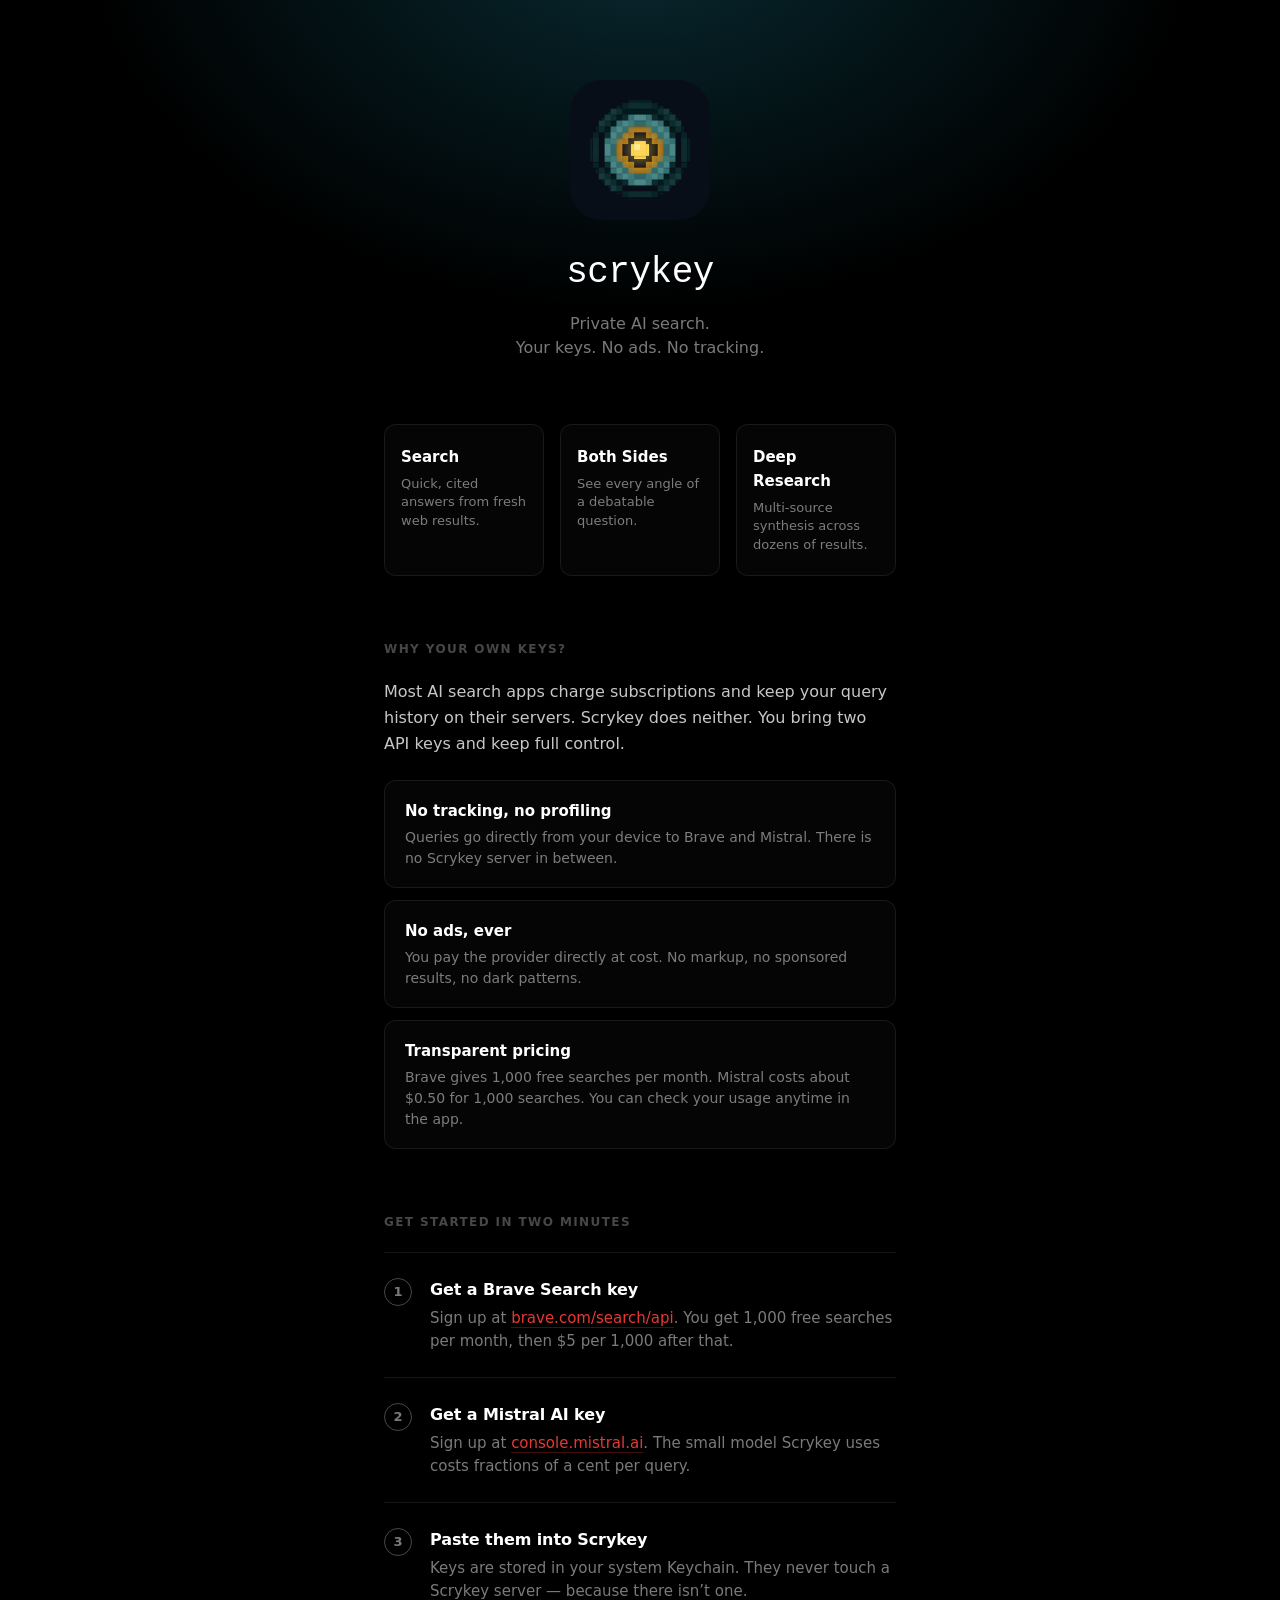
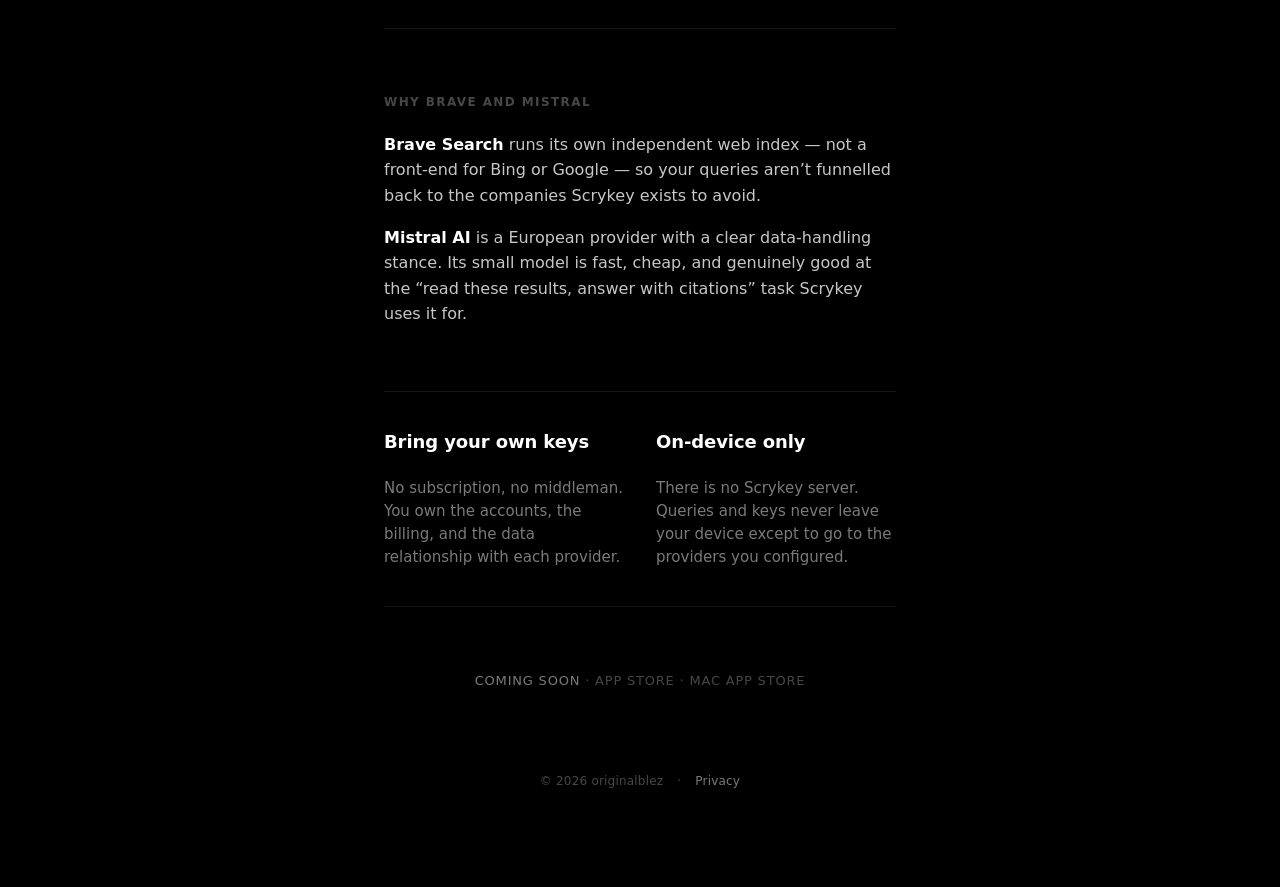
<file: index.html>
<!doctype html>
<html lang="en">
<head>
    <meta charset="utf-8">
    <meta name="viewport" content="width=device-width, initial-scale=1">
    <title>Scrykey — private AI search with your own keys</title>
    <meta name="description" content="Scrykey is a bring-your-own-key AI search app for iOS and macOS. No ads, no tracking, no Scrykey server. Your queries go direct to Brave Search and Mistral AI.">
    <meta name="theme-color" content="#000000">
    <link rel="icon" type="image/png" href="assets/favicon.png">
    <link rel="apple-touch-icon" href="assets/apple-touch-icon.png">
    <link rel="stylesheet" href="assets/styles.css">
</head>
<body>
    <main class="page">
        <section class="hero">
            <div class="hero-row">
                <img src="assets/scrykey_logo.png" alt="Scrykey logo" class="logo">
                <div class="hero-text">
                    <h1 class="brand">scrykey</h1>
                    <p class="tagline">Private AI search.<br>Your keys. No ads. No tracking.</p>
                </div>
            </div>
        </section>

        <section class="modes" aria-label="Search modes">
            <div class="mode">
                <h3>Search</h3>
                <p>Quick, cited answers from fresh web results.</p>
            </div>
            <div class="mode">
                <h3>Both Sides</h3>
                <p>See every angle of a debatable question.</p>
            </div>
            <div class="mode">
                <h3>Deep Research</h3>
                <p>Multi-source synthesis across dozens of results.</p>
            </div>
        </section>

        <section class="why" aria-label="Why your own keys">
            <h2>Why your own keys?</h2>
            <p class="why-intro">Most AI search apps charge subscriptions and keep your query history on their servers. Scrykey does neither. You bring two API keys and keep full control.</p>

            <div class="benefits">
                <div class="benefit">
                    <h3>No tracking, no profiling</h3>
                    <p>Queries go directly from your device to Brave and Mistral. There is no Scrykey server in between.</p>
                </div>
                <div class="benefit">
                    <h3>No ads, ever</h3>
                    <p>You pay the provider directly at cost. No markup, no sponsored results, no dark patterns.</p>
                </div>
                <div class="benefit">
                    <h3>Transparent pricing</h3>
                    <p>Brave gives 1,000 free searches per month. Mistral costs about $0.50 for 1,000 searches. You can check your usage anytime in the app.</p>
                </div>
            </div>
        </section>

        <section class="setup" aria-label="Get started">
            <h2>Get started in two minutes</h2>
            <ol class="steps">
                <li>
                    <span class="step-num">1</span>
                    <div>
                        <h3>Get a Brave Search key</h3>
                        <p>Sign up at <a href="https://brave.com/search/api/">brave.com/search/api</a>. You get 1,000 free searches per month, then $5 per 1,000 after that.</p>
                    </div>
                </li>
                <li>
                    <span class="step-num">2</span>
                    <div>
                        <h3>Get a Mistral AI key</h3>
                        <p>Sign up at <a href="https://console.mistral.ai/api-keys/">console.mistral.ai</a>. The small model Scrykey uses costs fractions of a cent per query.</p>
                    </div>
                </li>
                <li>
                    <span class="step-num">3</span>
                    <div>
                        <h3>Paste them into Scrykey</h3>
                        <p>Keys are stored in your system Keychain. They never touch a Scrykey server &mdash; because there isn&rsquo;t one.</p>
                    </div>
                </li>
            </ol>
        </section>

        <section class="providers">
            <h2>Why Brave and Mistral</h2>
            <p><strong>Brave Search</strong> runs its own independent web index &mdash; not a front-end for Bing or Google &mdash; so your queries aren&rsquo;t funnelled back to the companies Scrykey exists to avoid.</p>
            <p><strong>Mistral AI</strong> is a European provider with a clear data-handling stance. Its small model is fast, cheap, and genuinely good at the &ldquo;read these results, answer with citations&rdquo; task Scrykey uses it for.</p>
        </section>

        <section class="pillars-twin" aria-label="Principles">
            <div class="pillar">
                <h2>Bring your own keys</h2>
                <p>No subscription, no middleman. You own the accounts, the billing, and the data relationship with each provider.</p>
            </div>
            <div class="pillar">
                <h2>On-device only</h2>
                <p>There is no Scrykey server. Queries and keys never leave your device except to go to the providers you configured.</p>
            </div>
        </section>

        <p class="soon"><strong>Coming soon</strong> &middot; App Store &middot; Mac App Store</p>

        <footer class="footer">
            &copy; 2026 originalblez <span class="dot">&middot;</span> <a href="privacy.html">Privacy</a>
        </footer>
    </main>
</body>
</html>
</file>
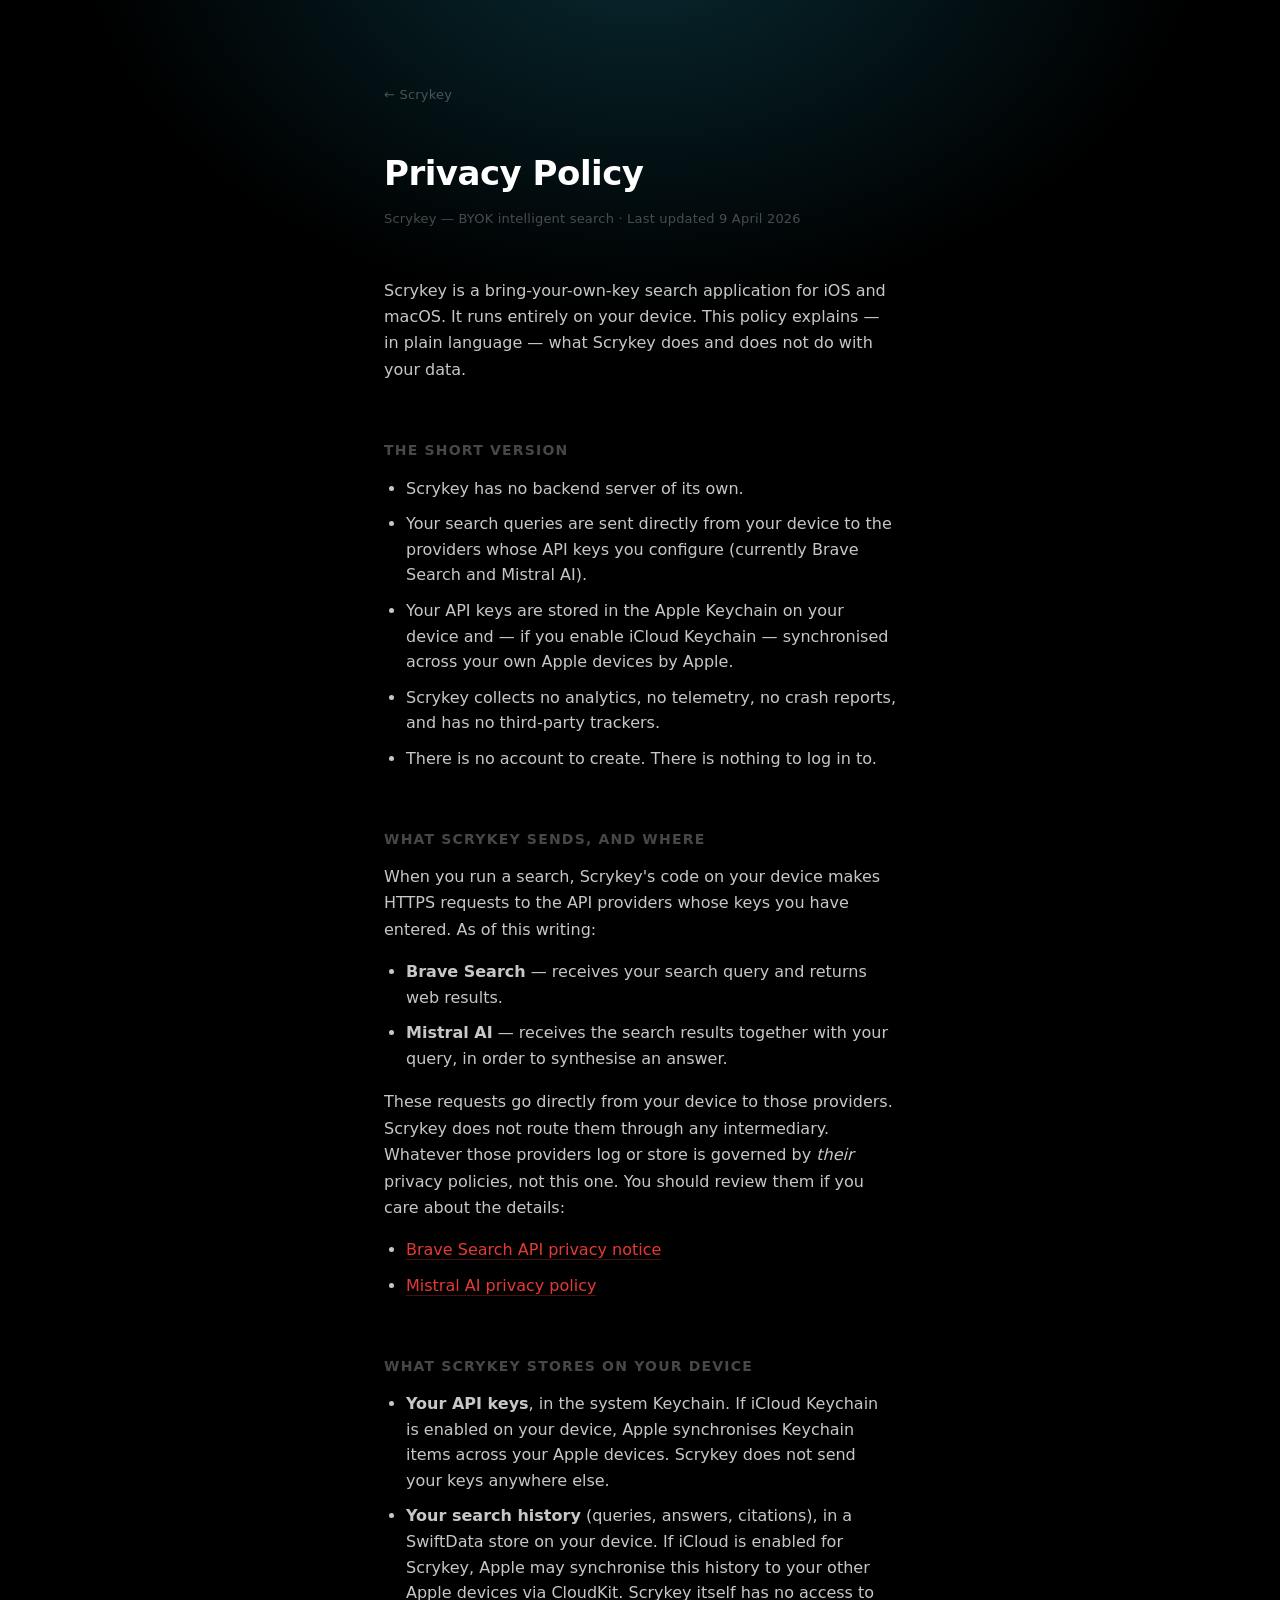
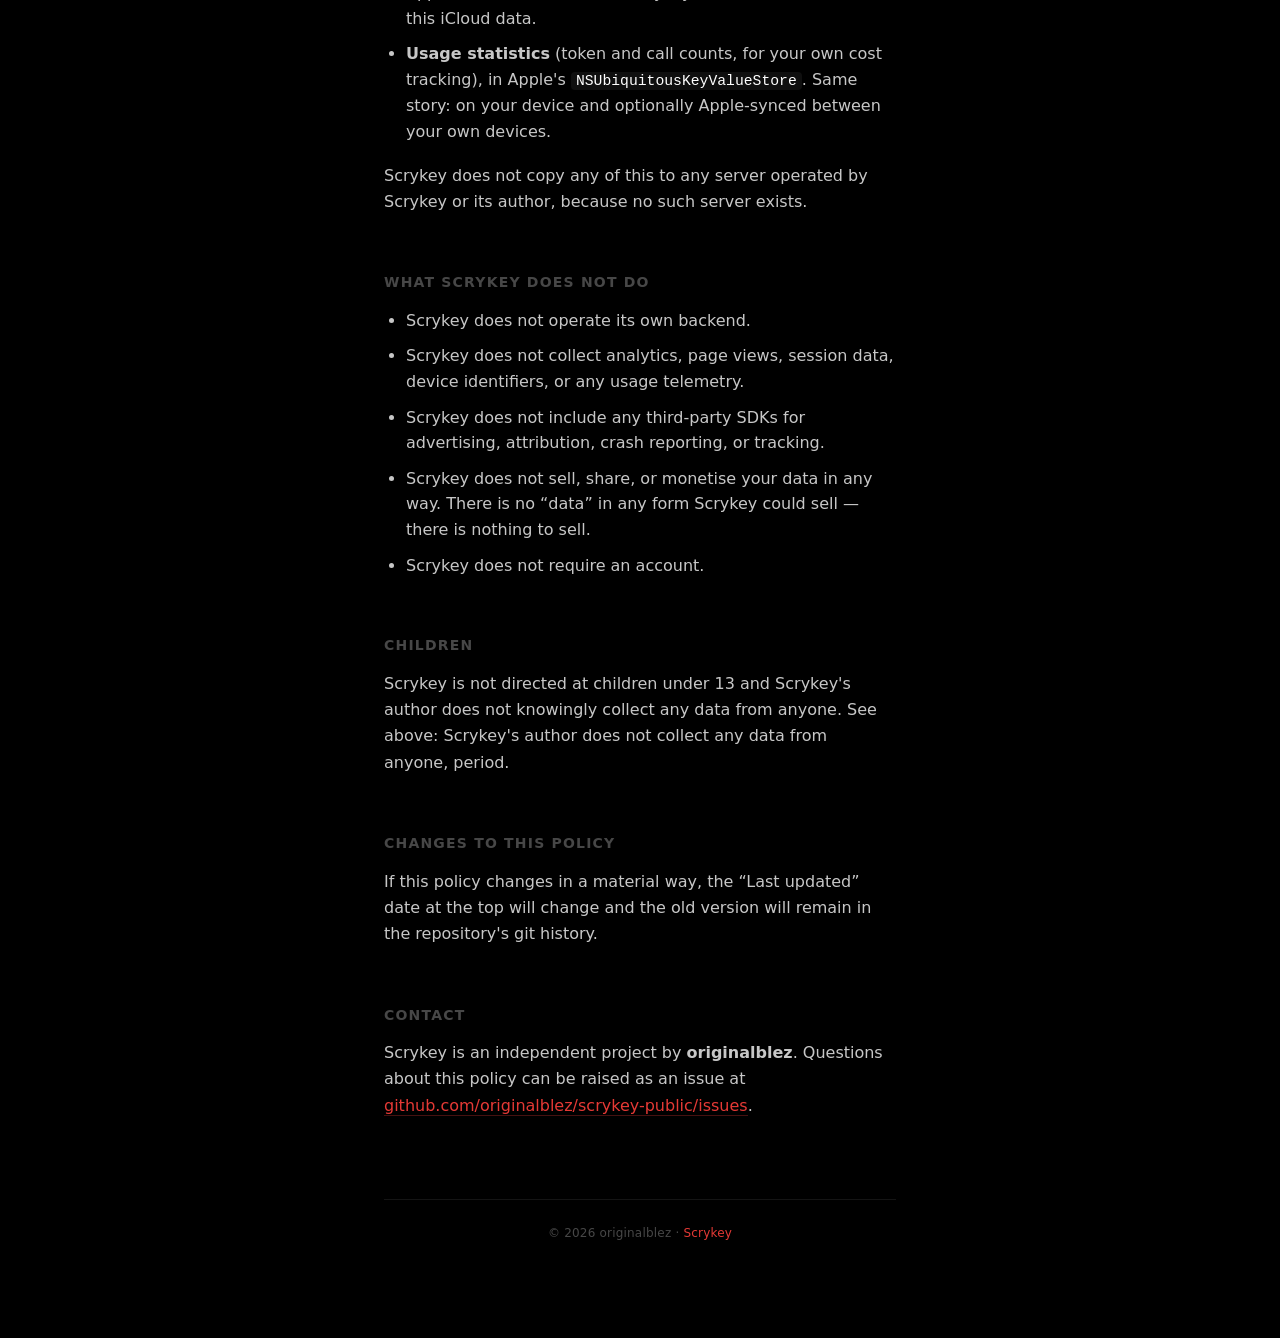
<file: privacy.html>
<!doctype html>
<html lang="en">
<head>
    <meta charset="utf-8">
    <meta name="viewport" content="width=device-width, initial-scale=1">
    <title>Privacy — Scrykey</title>
    <meta name="description" content="Scrykey's privacy policy. Scrykey has no backend server of its own. It collects no analytics and no telemetry.">
    <meta name="theme-color" content="#000000">
    <link rel="icon" type="image/png" href="assets/favicon.png">
    <link rel="apple-touch-icon" href="assets/apple-touch-icon.png">
    <link rel="stylesheet" href="assets/styles.css">
</head>
<body>
    <main class="page privacy">
        <a href="index.html" class="back">&larr; Scrykey</a>

        <h1>Privacy Policy</h1>
        <p class="meta">Scrykey &mdash; BYOK intelligent search &middot; Last updated 9 April 2026</p>

        <p>Scrykey is a bring-your-own-key search application for iOS and macOS. It runs entirely on your device. This policy explains &mdash; in plain language &mdash; what Scrykey does and does not do with your data.</p>

        <h2>The short version</h2>
        <ul>
            <li>Scrykey has no backend server of its own.</li>
            <li>Your search queries are sent directly from your device to the providers whose API keys you configure (currently Brave Search and Mistral AI).</li>
            <li>Your API keys are stored in the Apple Keychain on your device and &mdash; if you enable iCloud Keychain &mdash; synchronised across your own Apple devices by Apple.</li>
            <li>Scrykey collects no analytics, no telemetry, no crash reports, and has no third-party trackers.</li>
            <li>There is no account to create. There is nothing to log in to.</li>
        </ul>

        <h2>What Scrykey sends, and where</h2>
        <p>When you run a search, Scrykey's code on your device makes HTTPS requests to the API providers whose keys you have entered. As of this writing:</p>
        <ul>
            <li><strong>Brave Search</strong> &mdash; receives your search query and returns web results.</li>
            <li><strong>Mistral AI</strong> &mdash; receives the search results together with your query, in order to synthesise an answer.</li>
        </ul>
        <p>These requests go directly from your device to those providers. Scrykey does not route them through any intermediary. Whatever those providers log or store is governed by <em>their</em> privacy policies, not this one. You should review them if you care about the details:</p>
        <ul>
            <li><a href="https://api-dashboard.search.brave.com/documentation/resources/privacy-notice">Brave Search API privacy notice</a></li>
            <li><a href="https://legal.mistral.ai/terms/privacy-policy">Mistral AI privacy policy</a></li>
        </ul>

        <h2>What Scrykey stores on your device</h2>
        <ul>
            <li><strong>Your API keys</strong>, in the system Keychain. If iCloud Keychain is enabled on your device, Apple synchronises Keychain items across your Apple devices. Scrykey does not send your keys anywhere else.</li>
            <li><strong>Your search history</strong> (queries, answers, citations), in a SwiftData store on your device. If iCloud is enabled for Scrykey, Apple may synchronise this history to your other Apple devices via CloudKit. Scrykey itself has no access to this iCloud data.</li>
            <li><strong>Usage statistics</strong> (token and call counts, for your own cost tracking), in Apple's <code>NSUbiquitousKeyValueStore</code>. Same story: on your device and optionally Apple-synced between your own devices.</li>
        </ul>
        <p>Scrykey does not copy any of this to any server operated by Scrykey or its author, because no such server exists.</p>

        <h2>What Scrykey does not do</h2>
        <ul>
            <li>Scrykey does not operate its own backend.</li>
            <li>Scrykey does not collect analytics, page views, session data, device identifiers, or any usage telemetry.</li>
            <li>Scrykey does not include any third-party SDKs for advertising, attribution, crash reporting, or tracking.</li>
            <li>Scrykey does not sell, share, or monetise your data in any way. There is no &ldquo;data&rdquo; in any form Scrykey could sell &mdash; there is nothing to sell.</li>
            <li>Scrykey does not require an account.</li>
        </ul>

        <h2>Children</h2>
        <p>Scrykey is not directed at children under 13 and Scrykey's author does not knowingly collect any data from anyone. See above: Scrykey's author does not collect any data from anyone, period.</p>

        <h2>Changes to this policy</h2>
        <p>If this policy changes in a material way, the &ldquo;Last updated&rdquo; date at the top will change and the old version will remain in the repository's git history.</p>

        <h2>Contact</h2>
        <p>Scrykey is an independent project by <strong>originalblez</strong>. Questions about this policy can be raised as an issue at <a href="https://github.com/originalblez/scrykey-public/issues">github.com/originalblez/scrykey-public/issues</a>.</p>

        <footer class="footer">
            &copy; 2026 originalblez &middot; <a href="index.html">Scrykey</a>
        </footer>
    </main>
</body>
</html>
</file>
<file: assets/styles.css>
/* Scrykey public site — styles.
   Dark, typographic, generous whitespace. Palette matches the app. */

:root {
    --bg: #000;
    --fg: #fff;
    --fg-dim: rgba(255, 255, 255, 0.78);
    --fg-muted: rgba(255, 255, 255, 0.48);
    --fg-faint: rgba(255, 255, 255, 0.28);
    --rule: rgba(255, 255, 255, 0.08);
    --accent: #e53935;
    --link: #e53935;

    --col: 560px;
}

* { box-sizing: border-box; }

html, body {
    margin: 0;
    padding: 0;
    background: var(--bg);
    color: var(--fg);
    font-family: -apple-system, BlinkMacSystemFont, "SF Pro Text", "Helvetica Neue", system-ui, sans-serif;
    font-size: 17px;
    line-height: 1.6;
    -webkit-font-smoothing: antialiased;
    text-rendering: optimizeLegibility;
    min-height: 100vh;
}

body {
    background:
        radial-gradient(
            ellipse 800px 560px at 50% -80px,
            rgba(26, 140, 166, 0.30) 0%,
            rgba(13, 25, 45, 0) 70%
        ),
        #000;
    background-attachment: fixed;
}

a {
    color: var(--link);
    text-decoration: none;
    border-bottom: 1px solid rgba(229, 57, 53, 0.3);
    transition: border-color 120ms ease;
}

a:hover {
    border-bottom-color: var(--link);
}

.page {
    max-width: var(--col);
    margin: 0 auto;
    padding: 80px 24px 96px;
}

/* --- Hero ---------------------------------------------------------------- */

.hero {
    margin-bottom: 64px;
}

.hero-row {
    display: flex;
    flex-direction: column;
    align-items: center;
    gap: 24px;
    text-align: center;
}

.logo {
    width: 140px;
    height: 140px;
    border-radius: 32px;
    object-fit: contain;
    flex-shrink: 0;
}

.hero-text {
    flex: 1;
}

.brand {
    font-family: "SF Mono", Menlo, Consolas, monospace;
    font-size: 36px;
    font-weight: 300;
    margin: 0 0 10px;
    letter-spacing: -0.5px;
}

.tagline {
    font-size: 16px;
    font-weight: 400;
    color: var(--fg-muted);
    margin: 0;
    line-height: 1.5;
}

/* --- Section headings ---------------------------------------------------- */

h2 {
    margin: 0 0 20px;
    font-size: 12px;
    font-weight: 600;
    text-transform: uppercase;
    letter-spacing: 1.4px;
    color: var(--fg-faint);
}

/* --- Modes --------------------------------------------------------------- */

.modes {
    display: grid;
    grid-template-columns: 1fr 1fr 1fr;
    gap: 16px;
    margin-bottom: 64px;
}

.mode {
    padding: 20px 16px;
    border: 1px solid var(--rule);
    border-radius: 12px;
    background: rgba(255, 255, 255, 0.02);
}

.mode h3 {
    margin: 0 0 6px;
    font-size: 15px;
    font-weight: 600;
    color: var(--fg);
}

.mode p {
    margin: 0;
    font-size: 13px;
    color: var(--fg-muted);
    line-height: 1.45;
}

/* --- Why your own keys --------------------------------------------------- */

.why {
    margin-bottom: 64px;
}

.why-intro {
    font-size: 16px;
    color: var(--fg-dim);
    margin: 0 0 24px;
    line-height: 1.6;
}

.benefits {
    display: flex;
    flex-direction: column;
    gap: 12px;
}

.benefit {
    padding: 18px 20px;
    border: 1px solid var(--rule);
    border-radius: 12px;
    background: rgba(255, 255, 255, 0.02);
}

.benefit h3 {
    margin: 0 0 4px;
    font-size: 15px;
    font-weight: 600;
    color: var(--fg);
}

.benefit p {
    margin: 0;
    font-size: 14px;
    color: var(--fg-muted);
    line-height: 1.5;
}

/* --- Get started (numbered steps) ---------------------------------------- */

.setup {
    margin-bottom: 64px;
}

.steps {
    list-style: none;
    margin: 0;
    padding: 0;
}

.steps li {
    display: flex;
    align-items: flex-start;
    gap: 18px;
    padding: 24px 0;
    border-top: 1px solid var(--rule);
}

.steps li:last-child {
    border-bottom: 1px solid var(--rule);
}

.step-num {
    flex: 0 0 auto;
    width: 28px;
    height: 28px;
    border-radius: 50%;
    border: 1px solid var(--fg-faint);
    color: var(--fg-muted);
    font-size: 13px;
    font-weight: 600;
    display: flex;
    align-items: center;
    justify-content: center;
    margin-top: 1px;
}

.steps h3 {
    margin: 0 0 4px;
    font-size: 16px;
    font-weight: 600;
    color: var(--fg);
    letter-spacing: -0.1px;
}

.steps p {
    margin: 0;
    font-size: 15px;
    color: var(--fg-muted);
    line-height: 1.55;
}

.steps a {
    color: var(--link);
}

/* --- Providers section --------------------------------------------------- */

.providers {
    margin: 0 0 64px;
}

.providers p {
    margin: 0 0 16px;
    font-size: 16px;
    color: var(--fg-dim);
    line-height: 1.6;
}

.providers strong {
    color: var(--fg);
    font-weight: 600;
}

/* --- Twin pillars (BYOK + On-device) ------------------------------------- */

.pillars-twin {
    display: grid;
    grid-template-columns: 1fr 1fr;
    gap: 32px;
    margin: 0 0 64px;
    padding: 36px 0;
    border-top: 1px solid var(--rule);
    border-bottom: 1px solid var(--rule);
}

.pillar h2 {
    font-size: 18px;
    font-weight: 600;
    color: var(--fg);
    letter-spacing: -0.1px;
    text-transform: none;
}

.pillar p {
    margin: 0;
    font-size: 15px;
    color: var(--fg-muted);
    line-height: 1.55;
}

/* --- Coming soon --------------------------------------------------------- */

.soon {
    text-align: center;
    margin: 0 0 80px;
    font-size: 13px;
    color: var(--fg-faint);
    letter-spacing: 0.8px;
    text-transform: uppercase;
}

.soon strong {
    color: var(--fg-muted);
    font-weight: 500;
}

/* --- Footer -------------------------------------------------------------- */

.footer {
    font-size: 12px;
    color: var(--fg-faint);
    text-align: center;
    letter-spacing: 0.2px;
}

.footer a {
    color: var(--fg-muted);
    text-decoration: none;
    border-bottom: none;
}

.footer a:hover {
    color: var(--fg);
}

.footer .dot {
    display: inline-block;
    margin: 0 10px;
    color: var(--fg-faint);
}

/* --- Privacy page typography --------------------------------------------- */

.privacy .back {
    display: inline-block;
    margin: 0 0 40px;
    font-size: 13px;
    color: var(--fg-faint);
    text-decoration: none;
    letter-spacing: 0.2px;
    border-bottom: none;
}

.privacy .back:hover {
    color: var(--fg-muted);
}

.privacy h1 {
    font-size: 34px;
    font-weight: 700;
    margin: 0 0 8px;
    letter-spacing: -0.5px;
}

.privacy .meta {
    font-size: 13px;
    color: var(--fg-faint);
    margin: 0 0 48px;
    letter-spacing: 0.2px;
}

.privacy h2 {
    font-size: 14px;
    font-weight: 600;
    text-transform: uppercase;
    letter-spacing: 1.2px;
    color: var(--fg-faint);
    margin: 56px 0 14px;
}

.privacy p {
    font-size: 16px;
    color: var(--fg-dim);
    margin: 0 0 16px;
    line-height: 1.65;
}

.privacy ul {
    padding-left: 22px;
    margin: 0 0 18px;
}

.privacy li {
    font-size: 16px;
    color: var(--fg-dim);
    margin: 0 0 10px;
    line-height: 1.6;
}

.privacy a {
    color: var(--link);
}

.privacy code {
    font-family: "SF Mono", Menlo, Consolas, monospace;
    font-size: 0.92em;
    padding: 1px 5px;
    background: rgba(255, 255, 255, 0.06);
    border-radius: 4px;
    color: var(--fg);
}

.privacy .footer {
    margin-top: 80px;
    padding-top: 24px;
    border-top: 1px solid var(--rule);
}

/* --- Small screens ------------------------------------------------------- */

@media (max-width: 520px) {
    html, body { font-size: 16px; }
    .page { padding: 48px 22px 72px; }
    .logo { width: 100px; height: 100px; border-radius: 24px; }
    .brand { font-size: 28px; }
    .hero { margin-bottom: 48px; }
    .modes {
        grid-template-columns: 1fr;
        gap: 10px;
        margin-bottom: 48px;
    }
    .why { margin-bottom: 48px; }
    .setup { margin-bottom: 48px; }
    .providers { margin-bottom: 48px; }
    .pillars-twin {
        grid-template-columns: 1fr;
        gap: 28px;
        margin-bottom: 48px;
        padding: 32px 0;
    }
    .soon { margin-bottom: 56px; }
    .privacy h1 { font-size: 28px; }
    .privacy h2 { margin-top: 44px; }
}
</file>
